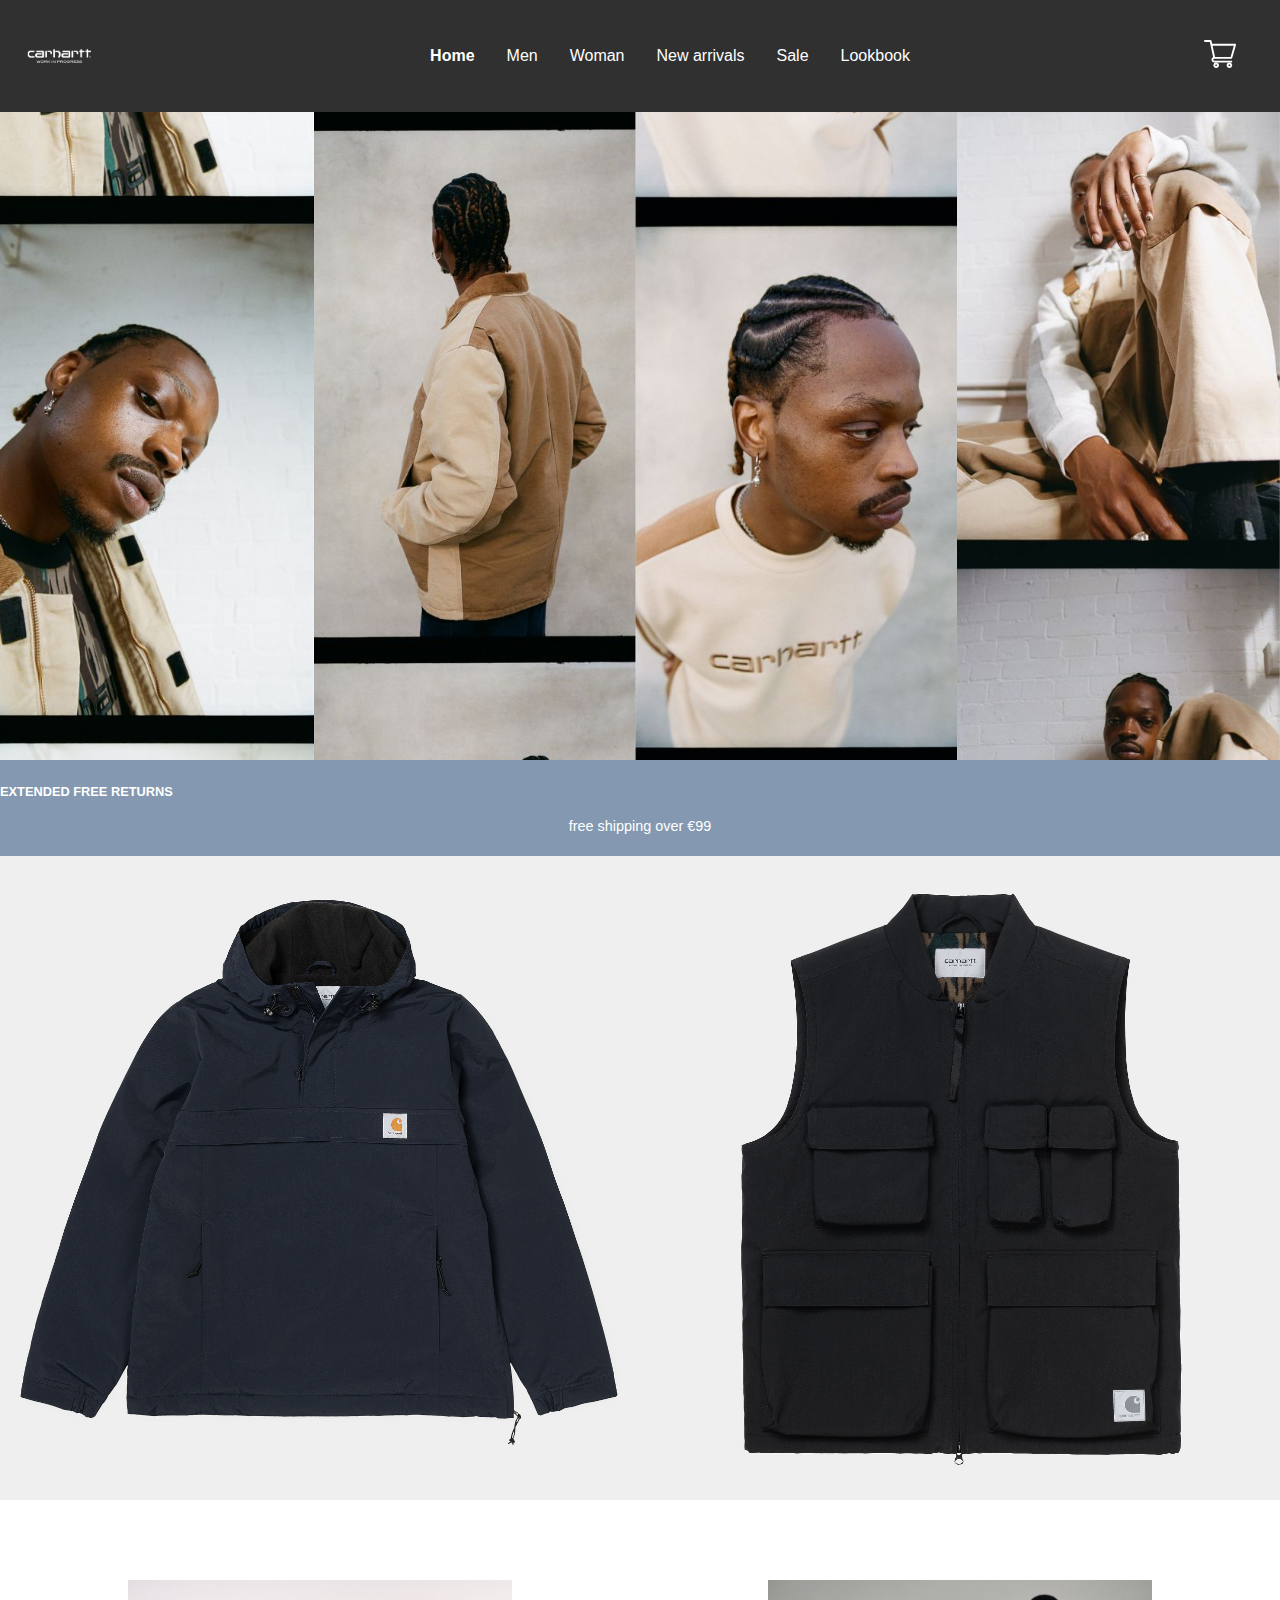
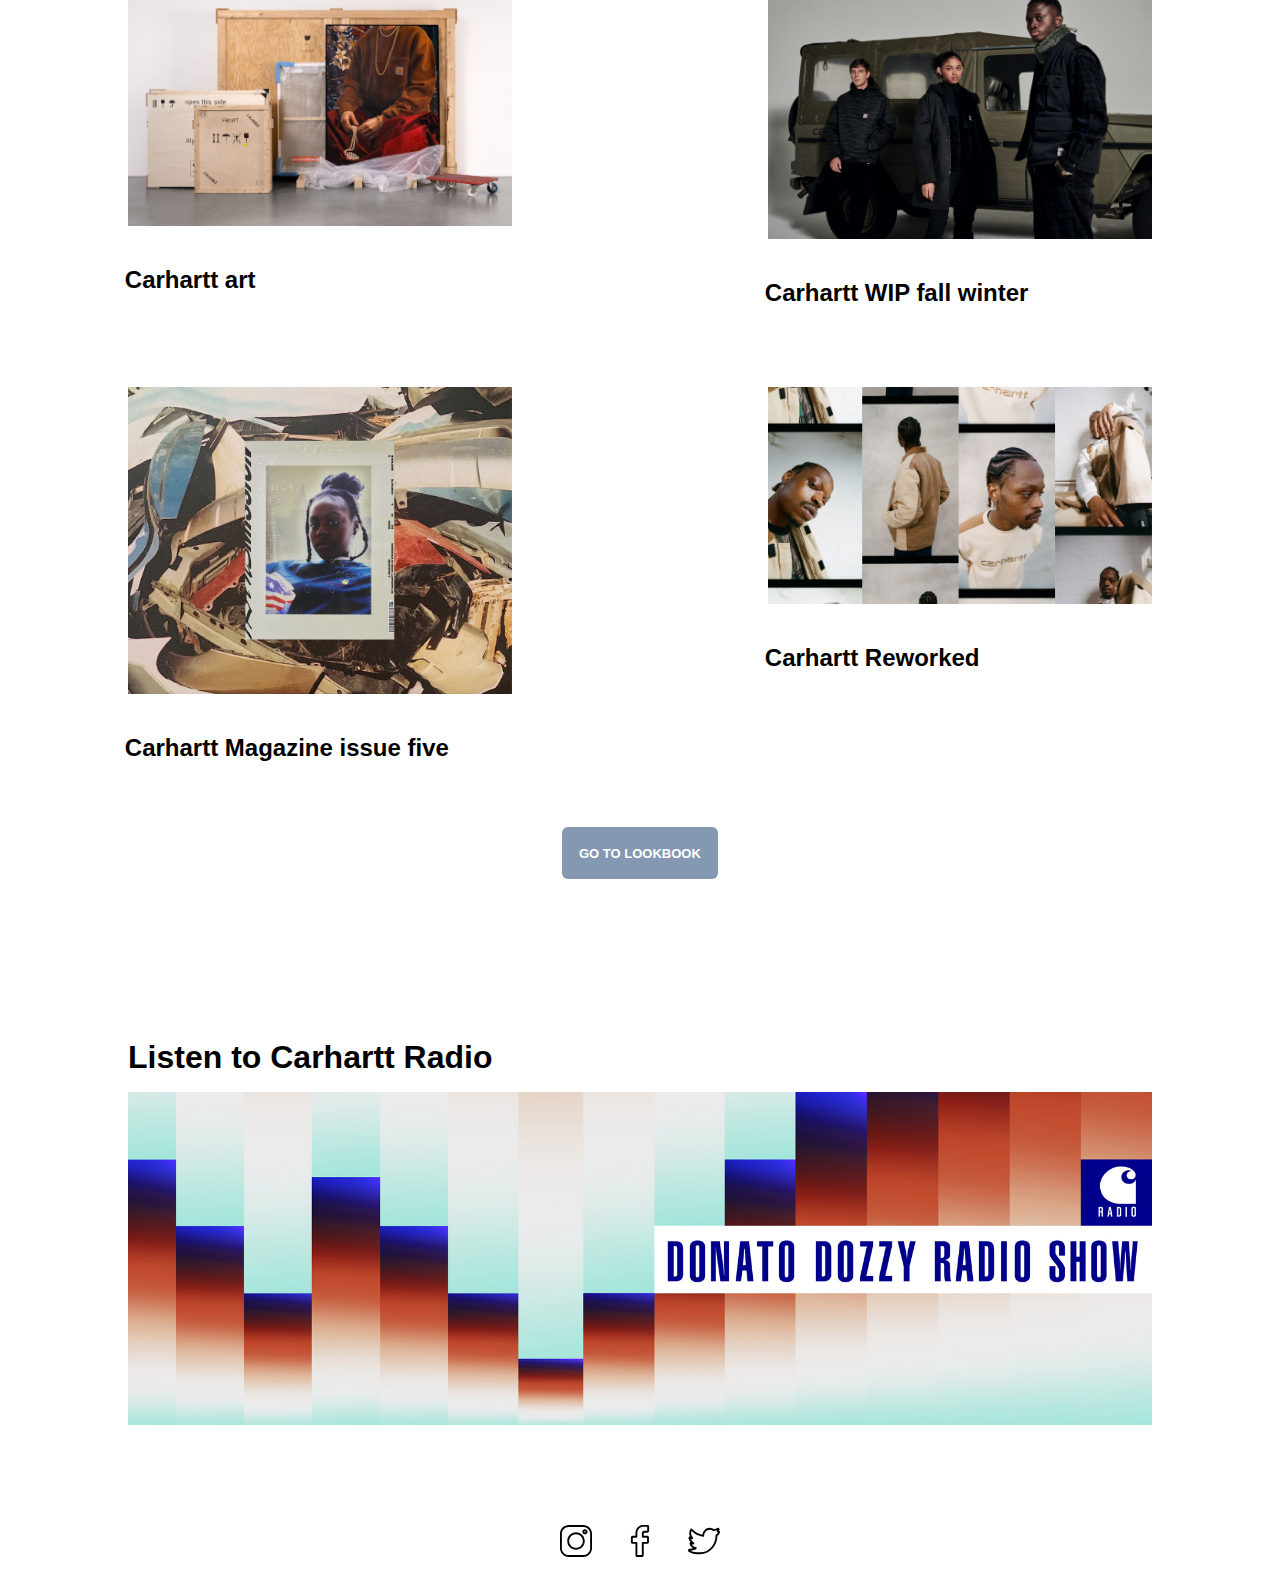
<file: index.html>
<!doctype html>
<html lang="nl">
	
<head>
	<meta charset="UTF-8">
	<meta name="author" content="Sarah Gieben">
	<meta name="viewport" content="width=device-width, initial-scale=1">
	
	<title>Carhartt Wip</title>
	
	<link href="styles/style.css" rel="stylesheet">

	
</head>

<body>
    <header>
        <!-- het logo -->
        <a href="index.html">
          <img src="images/logo wit.png" alt="Home"/>
        </a>
        
        <!-- het menu -->
        <nav>
          <!-- de button is niet relevant voor screenreaders -->
          <!-- met aria-hidden="true" 'verstop' je de button voor ze -->
          <button aria-hidden="true"></button>
            
            <ul>
                <li><a class="active">Home</a></li>
                <li><a href="#">Men</a></li>
                <li><a href="#">Woman</a></li>
                <li><a href="#">New arrivals</a></li>
                <li><a href="#">Sale</a></li>
                <li><a href="#">Lookbook</a></li>
            </ul>
        </nav>
        <div id="inlog">
            <a href="Contact.html"><img src="[data-uri]" alt="shopping cart"/></a>
        </div>
    </header>
    <main>
        <section>
            <img src="images/frontpage3.jpeg" alt="frontpage">
        </section>
        
        <section>
            <h1>extended free returns</h1>
            <p>free shipping over €99</p>
        </section>
        <article>
            <a><img src="images/jas.jpeg" alt="Nimbus Jas"></a>
            <a><img src="images/vest.jpeg" alt="Nimbus Vest"></a>
        </article>
        <article>
            <div>
                <a><img src="images/Carhartt-frontpage4.jpeg" alt="Carhartt painting"></a>
                <a><h2>Carhartt art</h2></a>
            </div>
            <div>
                <a><img src="images/carharttF:W.jpeg" alt="Carhartt models"></a>
                <a><h2>Carhartt WIP fall winter</h2></a>
            </div>
            <div>
                <a><img src="images/carhartt magazine.jpeg" alt="Carhartt Magazine issue five"></a>
                <a><h2>Carhartt Magazine issue five</h2></a>
            </div>
            <div>
                <a><img src="images/frontpage3.jpeg" alt="Carhartt Reworked"></a>
                <a><h2>Carhartt Reworked</h2></a>
            </div>
        </article>
        <a class="button">Go to Lookbook</a>
        <section>
            <a>
                <h2>Listen to Carhartt Radio</h2>
                <img src="images/frontpage2.jpeg" alt="Carharrt Radio">
            </a>
        </section>
    </main>
    <footer>
        <div>
            <div class="column">
                <a><img src="[data-uri]" alt="Instagram"/></a>
            </div>
            <div class="column">
                <a><img src="[data-uri]" alt="Facebook"/></a>
            </div>
            <div class="column">
                <a><img src="[data-uri]" alt="Twitter" /></a>
            </div>
            
        </div>
    </footer>

    <script src="scripts/script.js"></script>
</body>
	
</html>
</file>
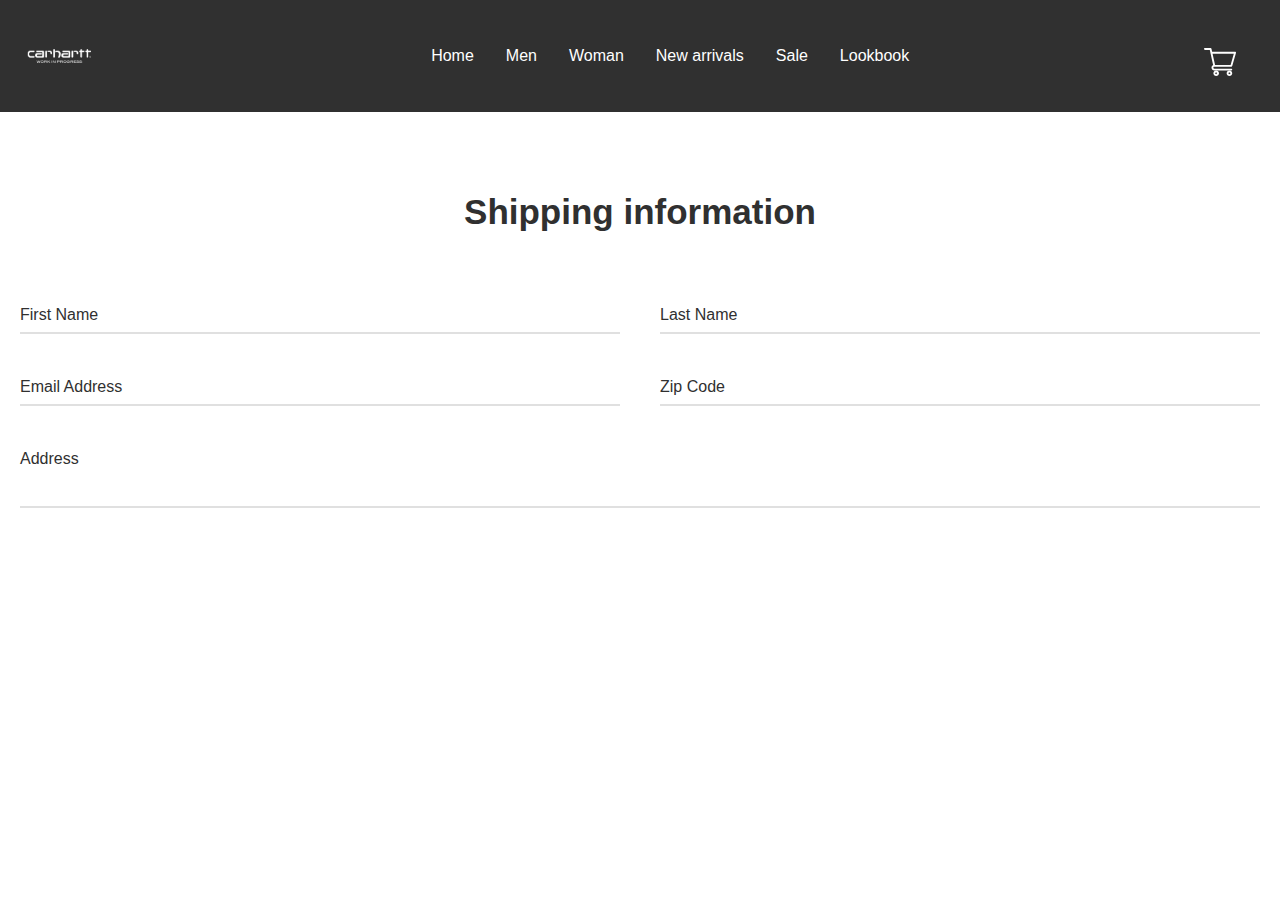
<file: Contact.html>
<!doctype html>
<html lang="nl">
	
<head>
	<meta charset="UTF-8">
	<meta name="author" content="Sarah Gieben">
	<meta name="viewport" content="width=device-width, initial-scale=1">
	
	<title>Carhartt Wip</title>
	
	<link href="styles/style2.css" rel="stylesheet">

</head>
<body>
    <header>
        <!-- het logo -->
        <a href="index.html">
          <img src="images/logo wit.png" alt="Home"/>
        </a>
        
        <!-- het menu -->
        <nav>
          <!-- de button is niet relevant voor screenreaders -->
          <!-- met aria-hidden="true" 'verstop' je de button voor ze -->
          <button aria-hidden="true"></button>
          
            <ul>
                <li><a href="index.html">Home</a></li>
                <li><a href="#">Men</a></li>
                <li><a href="#">Woman</a></li>
                <li><a href="#">New arrivals</a></li>
                <li><a href="#">Sale</a></li>
                <li><a href="#">Lookbook</a></li>
            </ul>
        </nav>
        <div id="inlog">
            <a href="Contact.html"><img src="[data-uri]" alt="shopping cart" /></a>
        </div>
    </header>

    <div>
        <h1>Shipping information</h1>
        <form action="#">
            <div class="form-row">
                <div class="input-data">
                    <input type="text" required>
                    <div class="underline"></div>
                    <label for="">First Name</label>
                </div>
                <div class="input-data">
                    <input type="text" required>
                    <div class="underline"></div>
                    <label for="">Last Name</label>
                </div>
            </div>
            <div class="form-row">
                <div class="input-data">
                    <input type="text" required>
                    <div class="underline"></div>
                    <label for="">Email Address</label>
                </div>
                <div class="input-data">
                    <input type="text" required>
                    <div class="underline"></div>
                    <label for="">Zip Code</label>
                </div>
            </div>
            <div class="form-row">
                <div class="input-data textarea">
                    <textarea rows="8" cols="80" required></textarea>
                    <div class="underline"></div>
                    <label for="">Address</label>
                    <div class="form-row submit-btn">
                        <div class="input-data">
                    <input type="submit" value="submit">
                </div>
            </div>
        </form>
    </div>

    <script src="scripts/script.js"></script>
</body>
</file>
<file: styles/style.css>
/* CSS Document */
* {
  margin: 0;
  box-sizing: border-box;
}

*, *::after, *::before {
  box-sizing:border-box; 
  outline: none; 
}

:root {
  --background-color: white;
  --main-color: #303030;
  --font-color: black;
  --font-family: "helvetica";
  --second-color: #8499B1;
  --opacity: 0.5;

}

body {
  margin:0;
  background-color:var(--background-color);
  font-family: var(--font-family);
}

p {
  left: 50%;
  transform: translate(-50%);
}

button {
  cursor:pointer;
}

/************/
/*  HEADER  */
/************/
header {
  padding: 0 .75em;
  background-color:var(--main-color);
  display:grid;
  grid-template-columns:min-content 1fr min-content;  
  align-items:center;
  position:sticky;
  top:0;
  z-index: 1;
}

header a {
  color: var(--font-color);
  text-decoration: none;
}


/************/
/* het logo */
/************/
header > a:first-of-type {
  line-height:1;
  justify-self:center;
  display:grid;
  grid-template-columns:min-content min-content;
  grid-gap:.25em;
  align-items:center;
}

header > a:first-of-type img {
  height: 7em;
  left: 50%;
  transform: translate(-20%)
}

nav button::before {
  content: "\2630";
  display: inline-flex;
  justify-content: center;
  align-items: center;
  width: 1em;
  height: 1em;
  margin-left: -1em;
}

nav.toonMenu  button::before {
  content: "\274C"; /* rood kruisje */
}


/************/
/* HET MENU */
/************/
nav {
  order:-1;  
}

/* Hamburger button menu */
#inlog {
  cursor: pointer;
  position: relative;
}

#inlog a img{
  position: absolute;
  right: 2em;
  top: -1.5em;
  width: 2em;
  height: 3em;
  
}


nav button {
  width:5em;
  height:2.5em;
  appearance:none;
  background-color:var(--button-background-color);
  border:none;
  color: var(--background-color);
  position:relative;
  z-index:100;
}


/* Styling menu */
nav ul { 
  margin:0; 
  padding:5em 1em 0 ;
  background: var(--background-color);
  list-style:none;
  position: fixed;
  left:0; right:0; top:0; bottom:0;
  transform:translatex(-100%);
  transition:.5s;
  z-index:50;

}

nav.toonMenu ul {
  transform:translatex(0);
}

nav li {
  margin:0;
  padding:0;
}

nav li a {
  display:flex;
  align-items:center;
  gap:.25em;
  padding:.25em 1em;
  margin: 1em 0;
}

nav a img {
  width:auto;
  height:2em;
}

nav li a:hover {
  font-weight: bold;
}

nav li a.active {
  font-weight: bold;
}


/* RESPONSIVENESS -> menu */

@media (min-width:64em) {
  nav {
    justify-self: center;
    order: 0;
    transform: translate(-10%);
  }
  
  nav button {
    display: none;
  }
  
  nav ul {
    position: static;
    transform: none;
    display: flex;
    padding: 0;
    background: none;
  }
  
  nav a {
    border: none;
    color: var(--background-color);
  }
}



/****************************************************************/
/*                        CONTENT                               */
/****************************************************************/

/* slider */
section:first-of-type {
  height: 72vh;
  display: flex;
  justify-content: center;
  width: 100vw;
  background: var(--main-color);
}

section:first-of-type img {
  height: 100%;
  object-fit: cover;
  width: 100%;
}


section:nth-of-type(2){
  background-color: var(--second-color);
  height: 6em;
  width: 100%;
  bottom: 0%;
  position: relative;
  font-family: var(--font-family);
  text-align: center;
}

section:nth-of-type(2) p {
  top: 60%;
  position: relative;
  font-size: 90%;
  color: var(--background-color);
}

section:nth-of-type(2) h1 {
  text-transform: uppercase;
  position: absolute;
  top: 25%;
  text-align: center;
  font-size: 80%;
  font-weight: bold;
  color: var(--background-color);
}

/* JAS en VEST */
article:first-of-type{
  display:grid;
  width: 100vw;
  background:#303030;
}

article:first-of-type img{
  height: 100%;
  object-fit: cover;
  width: 100%;
}

@media (min-width: 40em) {
  article:first-of-type {
    display: grid;
    grid-template-columns: 1fr 1fr;
  }
}

article:first-of-type a:hover img{
  opacity: var(--opacity);
  cursor: pointer;
}

/* Carhartt Magazine */
article:nth-of-type(2) {
  display: grid;
  width: 100vw;
  
}

article:nth-of-type(2) a:hover img{
  opacity: var(--opacity);
}

article:nth-of-type(2) div:hover{
  cursor: pointer;
}

article:nth-of-type(2) h2{
  font-family: var(--font-family);
  font-size: 100%;
}

@media (min-width: 10em){
  article:nth-of-type(2){
    display: flex;
    flex-direction: column;
  }
  article:nth-of-type(2) div{
    margin: 0 auto;
  }
  article:nth-of-type(2) img {
    margin: 2em;
    width: 80vw;
  }
  article:nth-of-type(2) img:first-of-type{
    margin-top: 5em;
  }
  article:nth-of-type(2) h2{
    margin-left: 2em;
    margin-top: -1em;
  }

}

@media (min-width: 50em) {
  article:nth-of-type(2){
    display: grid;
    grid-template-columns: 1fr 1fr;
  }

  article:nth-of-type(2) img{
    margin: 5em 5em 0 5em ;
    width: 30vw;
  }
  
  article:nth-of-type(2) h2{
    margin-left: 5em;
    margin-top: 1em;
    font-size: 100%;
  }
}

@media (min-width: 70em){
  article:nth-of-type(2){
    display: grid;
    grid-template-columns: 1fr 1fr;
  }
  
  article:nth-of-type(2) img{
    margin: 8em 8em 0 8em ;

  }
  article:nth-of-type(2) h2{
    margin-left: 5.2em;
    margin-top: 1.5em;
    font-size: 150%;
  }
}

/* BUTTON */
.button {
  margin: 5em auto;
  display: flex;
  width: 12em;
  height: 4em;
  background-color: var(--second-color);
  color: var(--background-color);
  padding: 19px 17px;
  text-decoration: none;
  cursor: pointer;
  border-radius: 6px;
  z-index: 2;
  font-size: 13px;
  text-align: center;
  text-transform: uppercase;
  font-weight: bold;
}

.button:hover {
  background-color: #485B70;
  border-radius: 1px;
  transition: .5s;
}


/* RADIO */
section:nth-of-type(3) img {
  cursor: pointer;
  position: relative;
  margin: 0 auto;
  margin-left: 10%;
  margin-top: 1em;
  width: 80vw;
}

section:nth-of-type(3) h2{
  display: grid;
  margin: 0 10%;
  font-family: var(--font-family);
  margin-top: 5em;
}

section:nth-of-type(3) img:hover{
  opacity: var(--opacity);
}

@media (min-width: 10em) {
  section:nth-of-type(3) h2{
    display: grid;
    font-size: 100%;
  }
}

@media (min-width: 70em) {
  section:nth-of-type(3) h2{
    display: grid;
    font-size: 200%;
  }
}

/* Footer */
footer a {
  cursor: pointer;
}

footer{
  margin-top: 5em;
  display: flex;
  justify-content: center;
}

.column {
  height: 2em;
  width: 2em;
  float: left;
  margin: 1em;
}

@media (max-width: 40em) {
  .column {
    height: 1.5em;
    width: 1.5em;
    float: left;
    margin: 1em;
  }
}
</file>
<file: styles/style2.css>
*{
    margin: 0;
    padding: 0;
    outline: none;
    box-sizing: border-box;
    font-family: "Helvetica";
}

*, *::after, *::before {
    box-sizing:border-box; 
    outline: none; 
}

:root {
    --background-color: white;
    --main-color: #303030;
    --font-color: black;
    --font-family: "helvetica";
    --second-color: #8499B1;
    --opacity: 0.5;
}
  
body {
    margin:0;
    background-color:var(--background-color);
    font-family: var(--font-family);
    color:var(--main-color);
}
 

p {
    left: 50%;
    transform: translate(-50%);
}
  
button {
    cursor:pointer;
}
  
/************/
/*  HEADER  */
/************/
header {
    padding: 0 .75em;
    background-color:var(--main-color);
    display:grid;
    grid-template-columns:min-content 1fr min-content;  
    align-items:center;
    position:sticky;
    top:0;
    z-index: 1;
}
  
header a {
    color: var(--font-color);
    text-decoration: none;
    
}
  
  
/************/
/* het logo */
/************/
header > a:first-of-type {
    line-height:1;
    justify-self:center;
    display:grid;
    grid-template-columns:min-content min-content;
    grid-gap:.25em;
    align-items:center;
}
  
header > a:first-of-type img {
    height: 7em;
    left: 50%;
    transform: translate(-20%)
}
  
nav button::before {
    content: "\2630";
    display: inline-flex;
    justify-content: center;
    align-items: center;
    width: 1em;
    height: 1em;
    margin-left: -1em;
}
  
nav.toonMenu  button::before {
    content: "\274C"; /* rood kruisje */
}
  
  
/************/
/* HET MENU */
/************/
nav {
    order:-1;  
}
  
/* Hamburger button menu */
#inlog {
    cursor: pointer;
    position: relative;
}
  
#inlog a img{
    position: absolute;
    right: 2em;
    top: -3.5em;
    width: 2em;
    height: 3em;
    
}
  
  
nav button {
    width:5em;
    height:2.5em;
    appearance:none;
    background-color:var(--button-background-color);
    border:none;
    color: var(--background-color);
    position:relative;
    z-index:100;
}
  
  
/* Styling menu */
nav ul { 
    margin:0; 
    padding:5em 1em 0 ;
    background: var(--background-color);
    list-style:none;
    position: fixed;
    left: 0; right: 0; top: 0; bottom: 0;
    transform: translatex(-100%);
    transition: .5s;
    z-index: 50;
  
}
  
nav.toonMenu ul {
    transform:translatex(0);
}
  
nav li {
    margin:0;
    padding:0;
}
  
nav li a {
    display:flex;
    align-items:center;
    gap:.25em;
    padding:.25em 1em;
    margin: 1em 0;
}
  
nav a img {
    width:auto;
    height:2em;
}
  
nav li a:hover {
    font-weight: bold;
}

  
  
/* RESPONSIVENESS -> menu */
  
@media (min-width:64em) {
    nav {
      justify-self: center;
      order: 0;
      transform: translate(-10%);
    }
    
    nav button {
      display: none;
    }
    
    nav ul {
      position: static;
      transform: none;
      display: flex;
      padding: 0;
      background: none;
    }
    
    nav a {
      border: none;
      color: var(--background-color);
    }
}


/* form */
div:first-of-type {
    margin-top: 5em;
}

h1{
    text-align: center;
    font-size: 35px;
    font-weight: 600;
    color: #303030;
}

form{
    padding: 30px 0 0 0;
}

form .form-row{
    display: flex;
    margin: 32px 0;
}

form .form-row .input-data{
    width: 100%;
    height: 40px;
    margin: 0 20px;
    position: relative;
}

form .form-row .textarea{
    height: 70px;
}

.input-data input[type=text], select,
.textarea textarea{
    display: block;
    width: 100%;
    height: 100%;
    border: none;
    font-size: 17px;
    border-bottom: 2px solid rgba(0,0,0, 0.12);
}

.input-data input[type=text], select:focus ~ label, .textarea textarea:focus ~ label,
.input-data input[type=text], select:valid ~ label, .textarea textarea:valid ~ label{
    transform: translateY(-20px);
    font-size: 14px;
    color: #5F7995;
}

.textarea textarea{
    resize: none;
    padding-top: 10px;
}

.input-data label{
    position: absolute;
    pointer-events: none;
    bottom: 10px;
    font-size: 16px;
    transition: all 0.3s ease;
}

.textarea label{
    width: 100%;
    bottom: 40px;
    background: #fff;
}

.input-data .underline{
    position: absolute;
    bottom: 0;
    height: 2px;
    width: 100%;
}

.input-data .underline:before{
    position: absolute;
    content: "";
    height: 2px;
    width: 100%;
    background: #5F7995;
    transform: scaleX(0);
    transform-origin: center;
    transition: transform 0.3s ease;
}

.input-data input[type=text], select:focus ~ .underline:before,
.input-data input[type=text], select:valid ~ .underline:before,
.textarea textarea:focus ~ .underline:before,
.textarea textarea:valid ~ .underline:before{
    transform: scale(1);
}

.submit-btn .input-data{
    overflow: hidden;
    height: 45px;
    width: 25%;
}

.submit-btn .input-data span{
    height: 100%;
    width: 300%;
    position: absolute;
    left: -100%;
    background: -webkit-linear-gradient(right, #56d8e4, #9f01ea, #56d8e4, #9f01ea);
    transition: all 0.4s;
}


.submit-btn .input-data input[type=submit], select{
    background: none;
    border: none;
    color: #fff;
    font-size: 17px;
    font-weight: 500;
    text-transform: uppercase;
    letter-spacing: 1px;
    cursor: pointer;
    position: relative;
    z-index: 2;
}

@media (max-width: 700px) {
    div:first-of-type h1{
      font-size: 30px;
    }
    div:first-of-type form{
      padding: 10px 0 0 0;
    }
    div:first-of-type form .form-row{
      display: block;
    }
    form .form-row .input-data{
      margin: 35px 0!important;
    }
    .submit-btn .input-data{
      width: 40%!important;
    }
}
</file>
